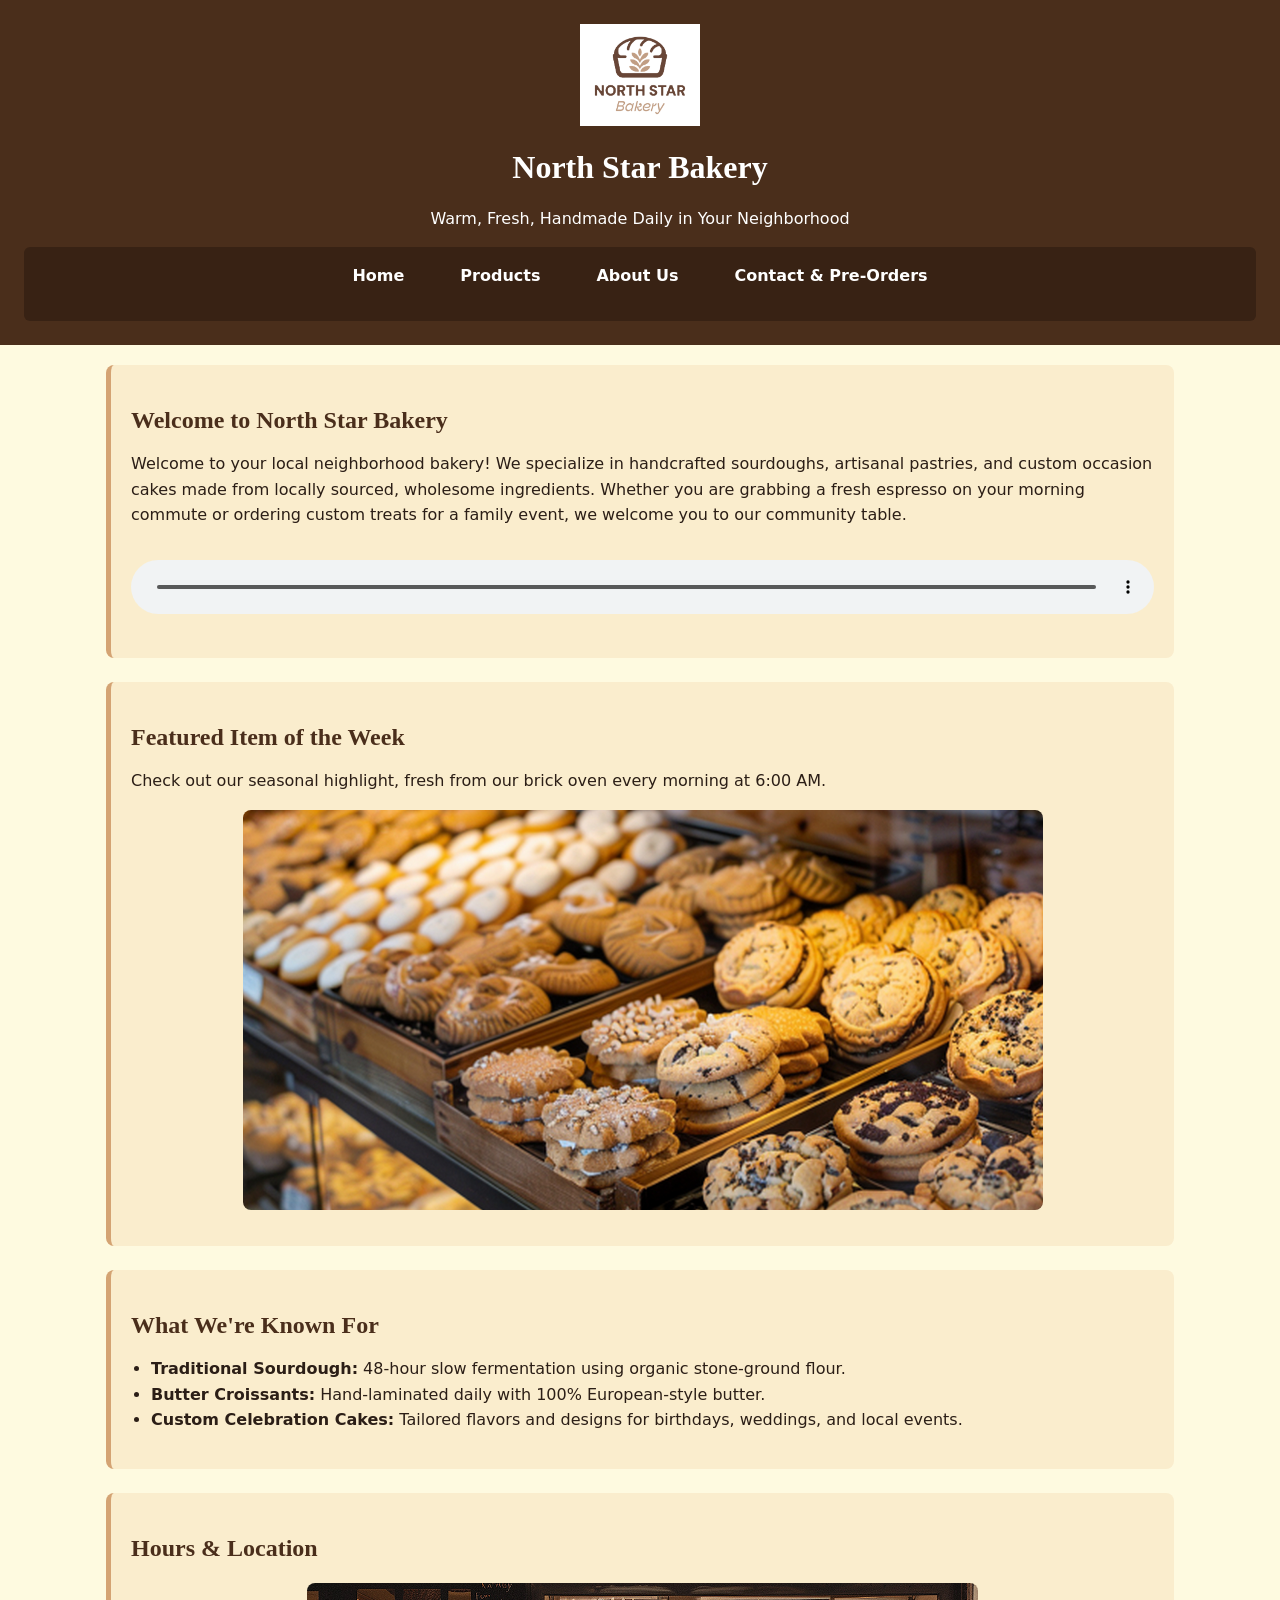
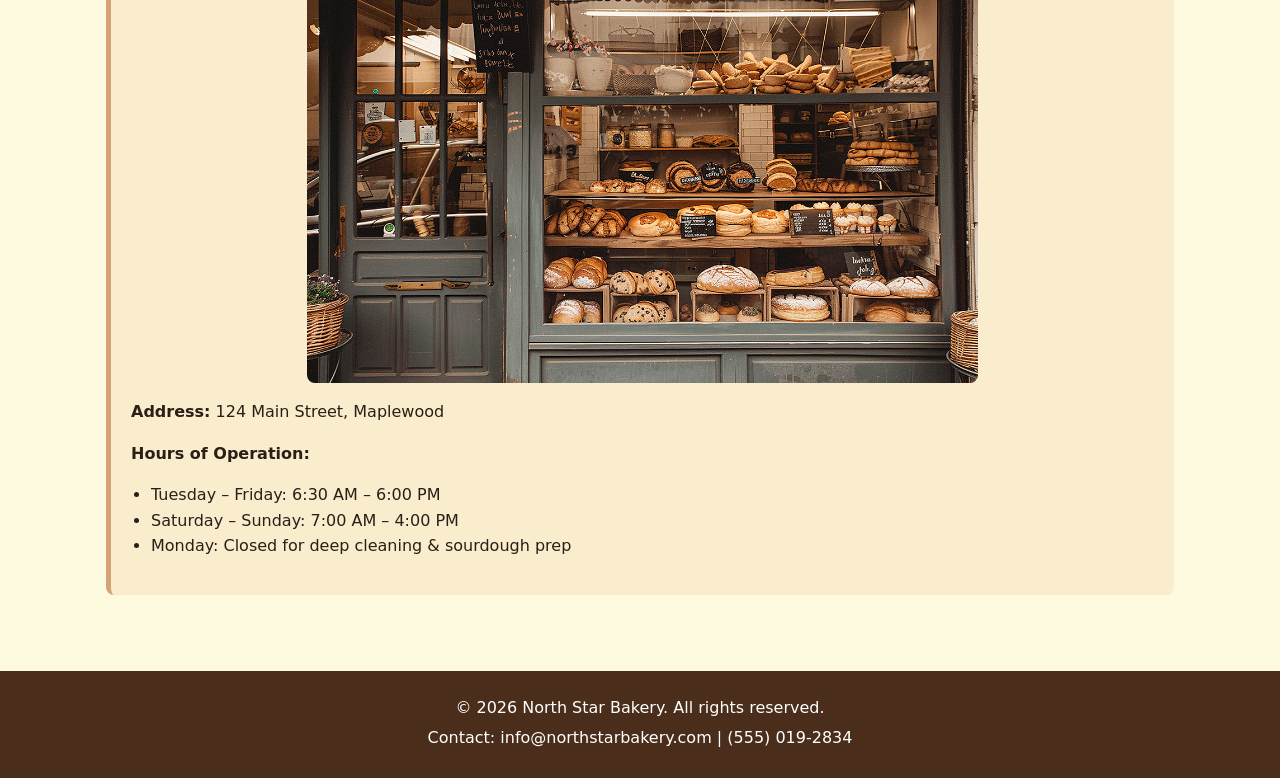
<file: index.html>
<!DOCTYPE html>
<html lang="en">
<head>
    <meta charset="UTF-8">
    <meta name="viewport" content="width=device-width, initial-scale=1.0">
    <title>North Star Bakery - Home</title>
    <link rel="stylesheet" href="styles.css">
</head>
<body>

    <header>
        <img src="bakery-logo_c.png" alt="North Star Bakery official logo depicting a star and wheat stalk">
        <h1>North Star Bakery</h1>
        <p>Warm, Fresh, Handmade Daily in Your Neighborhood</p>
        <nav>
            <ul>
                <li><a href="index.html">Home</a></li>
                <li><a href="products.html">Products</a></li>
                <li><a href="about.html">About Us</a></li>
                <li><a href="contact.html">Contact &amp; Pre-Orders</a></li>
            </ul>
        </nav>
    </header>

    <main>
        <section>
            <h2>Welcome to North Star Bakery</h2>
            <p>Welcome to your local neighborhood bakery! We specialize in handcrafted sourdoughs, artisanal pastries, and custom occasion cakes made from locally sourced, wholesome ingredients. Whether you are grabbing a fresh espresso on your morning commute or ordering custom treats for a family event, we welcome you to our community table.</p>
            
            <audio controls>
                <source src="bakery-welcome_c.mp3" type="audio/mpeg">
                <source src="bakery-welcome-mixed_c.mp3" type="audio/mpeg">
                <p>Your browser does not support the audio element. Listen to our audio welcome message to learn more about our daily baking schedule and fresh ingredients.</p>
            </audio>
        </section>

        <section>
            <h2>Featured Item of the Week</h2>
            <p>Check out our seasonal highlight, fresh from our brick oven every morning at 6:00 AM.</p>
            <picture>
                <source media="(min-width: 800px)" srcset="bakery-feature-large_c.png">
                <img src="bakery-feature-small_c.png" alt="Freshly baked seasonal artisan bread loaf sitting on a wooden flour-dusted board">
            </picture>
        </section>

        <section>
            <h2>What We're Known For</h2>
            <ul>
                <li><strong>Traditional Sourdough:</strong> 48-hour slow fermentation using organic stone-ground flour.</li>
                <li><strong>Butter Croissants:</strong> Hand-laminated daily with 100% European-style butter.</li>
                <li><strong>Custom Celebration Cakes:</strong> Tailored flavors and designs for birthdays, weddings, and local events.</li>
            </ul>
        </section>

        <section>
            <h2>Hours &amp; Location</h2>
            <img src="bakery-storefront_c.png" alt="Exterior storefront of North Star Bakery with a cozy awning and welcoming window display">
            <p><strong>Address:</strong> 124 Main Street, Maplewood</p>
            <p><strong>Hours of Operation:</strong></p>
            <ul>
                <li>Tuesday – Friday: 6:30 AM – 6:00 PM</li>
                <li>Saturday – Sunday: 7:00 AM – 4:00 PM</li>
                <li>Monday: Closed for deep cleaning &amp; sourdough prep</li>
            </ul>
        </section>
    </main>

    <footer>
        <p>&copy; 2026 North Star Bakery. All rights reserved.</p>
        <p>Contact: info@northstarbakery.com | (555) 019-2834</p>
    </footer>
<script src="script.js" defer></script>
</body>
</html>
</file>
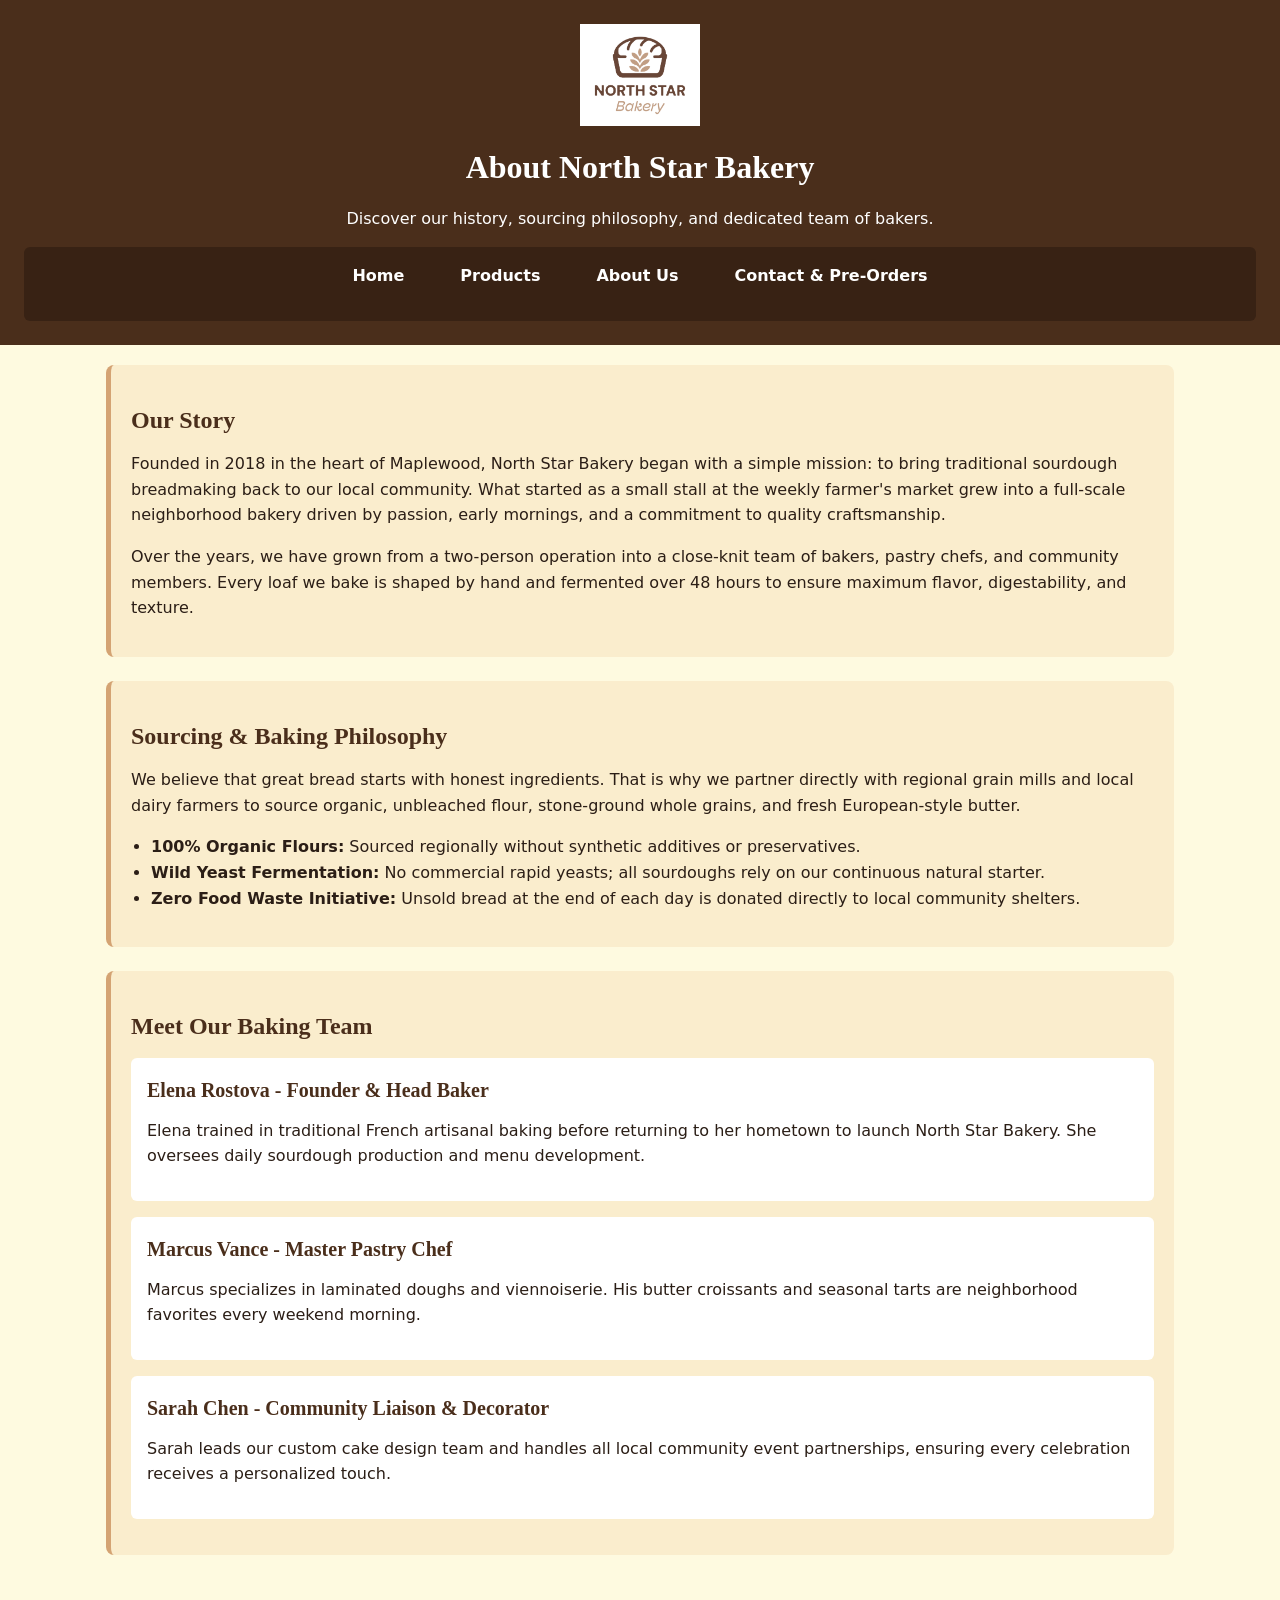
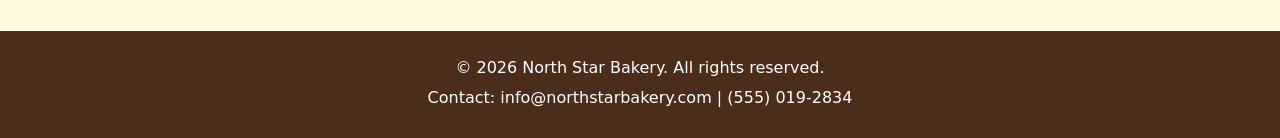
<file: about.html>
<!DOCTYPE html>
<html lang="en">
<head>
    <meta charset="UTF-8">
    <meta name="viewport" content="width=device-width, initial-scale=1.0">
    <title>North Star Bakery - About Us</title>
    <link rel="stylesheet" href="styles.css">
</head>
<body>

    <header>
        <img src="bakery-logo_c.png" alt="North Star Bakery official logo depicting a star and wheat stalk">
        <h1>About North Star Bakery</h1>
        <p>Discover our history, sourcing philosophy, and dedicated team of bakers.</p>
        <nav>
            <ul>
                <li><a href="index.html">Home</a></li>
                <li><a href="products.html">Products</a></li>
                <li><a href="about.html">About Us</a></li>
                <li><a href="contact.html">Contact &amp; Pre-Orders</a></li>
            </ul>
        </nav>
    </header>

    <main>
        <section>
            <h2>Our Story</h2>
            <p>Founded in 2018 in the heart of Maplewood, North Star Bakery began with a simple mission: to bring traditional sourdough breadmaking back to our local community. What started as a small stall at the weekly farmer's market grew into a full-scale neighborhood bakery driven by passion, early mornings, and a commitment to quality craftsmanship.</p>
            <p>Over the years, we have grown from a two-person operation into a close-knit team of bakers, pastry chefs, and community members. Every loaf we bake is shaped by hand and fermented over 48 hours to ensure maximum flavor, digestability, and texture.</p>
        </section>

        <section>
            <h2>Sourcing &amp; Baking Philosophy</h2>
            <p>We believe that great bread starts with honest ingredients. That is why we partner directly with regional grain mills and local dairy farmers to source organic, unbleached flour, stone-ground whole grains, and fresh European-style butter.</p>
            <ul>
                <li><strong>100% Organic Flours:</strong> Sourced regionally without synthetic additives or preservatives.</li>
                <li><strong>Wild Yeast Fermentation:</strong> No commercial rapid yeasts; all sourdoughs rely on our continuous natural starter.</li>
                <li><strong>Zero Food Waste Initiative:</strong> Unsold bread at the end of each day is donated directly to local community shelters.</li>
            </ul>
        </section>

        <section>
            <h2>Meet Our Baking Team</h2>
            
            <article>
                <h3>Elena Rostova - Founder &amp; Head Baker</h3>
                <p>Elena trained in traditional French artisanal baking before returning to her hometown to launch North Star Bakery. She oversees daily sourdough production and menu development.</p>
            </article>

            <article>
                <h3>Marcus Vance - Master Pastry Chef</h3>
                <p>Marcus specializes in laminated doughs and viennoiserie. His butter croissants and seasonal tarts are neighborhood favorites every weekend morning.</p>
            </article>

            <article>
                <h3>Sarah Chen - Community Liaison &amp; Decorator</h3>
                <p>Sarah leads our custom cake design team and handles all local community event partnerships, ensuring every celebration receives a personalized touch.</p>
            </article>
        </section>
    </main>

    <footer>
        <p>&copy; 2026 North Star Bakery. All rights reserved.</p>
        <p>Contact: info@northstarbakery.com | (555) 019-2834</p>
    </footer>

</body>
</html>
</file>
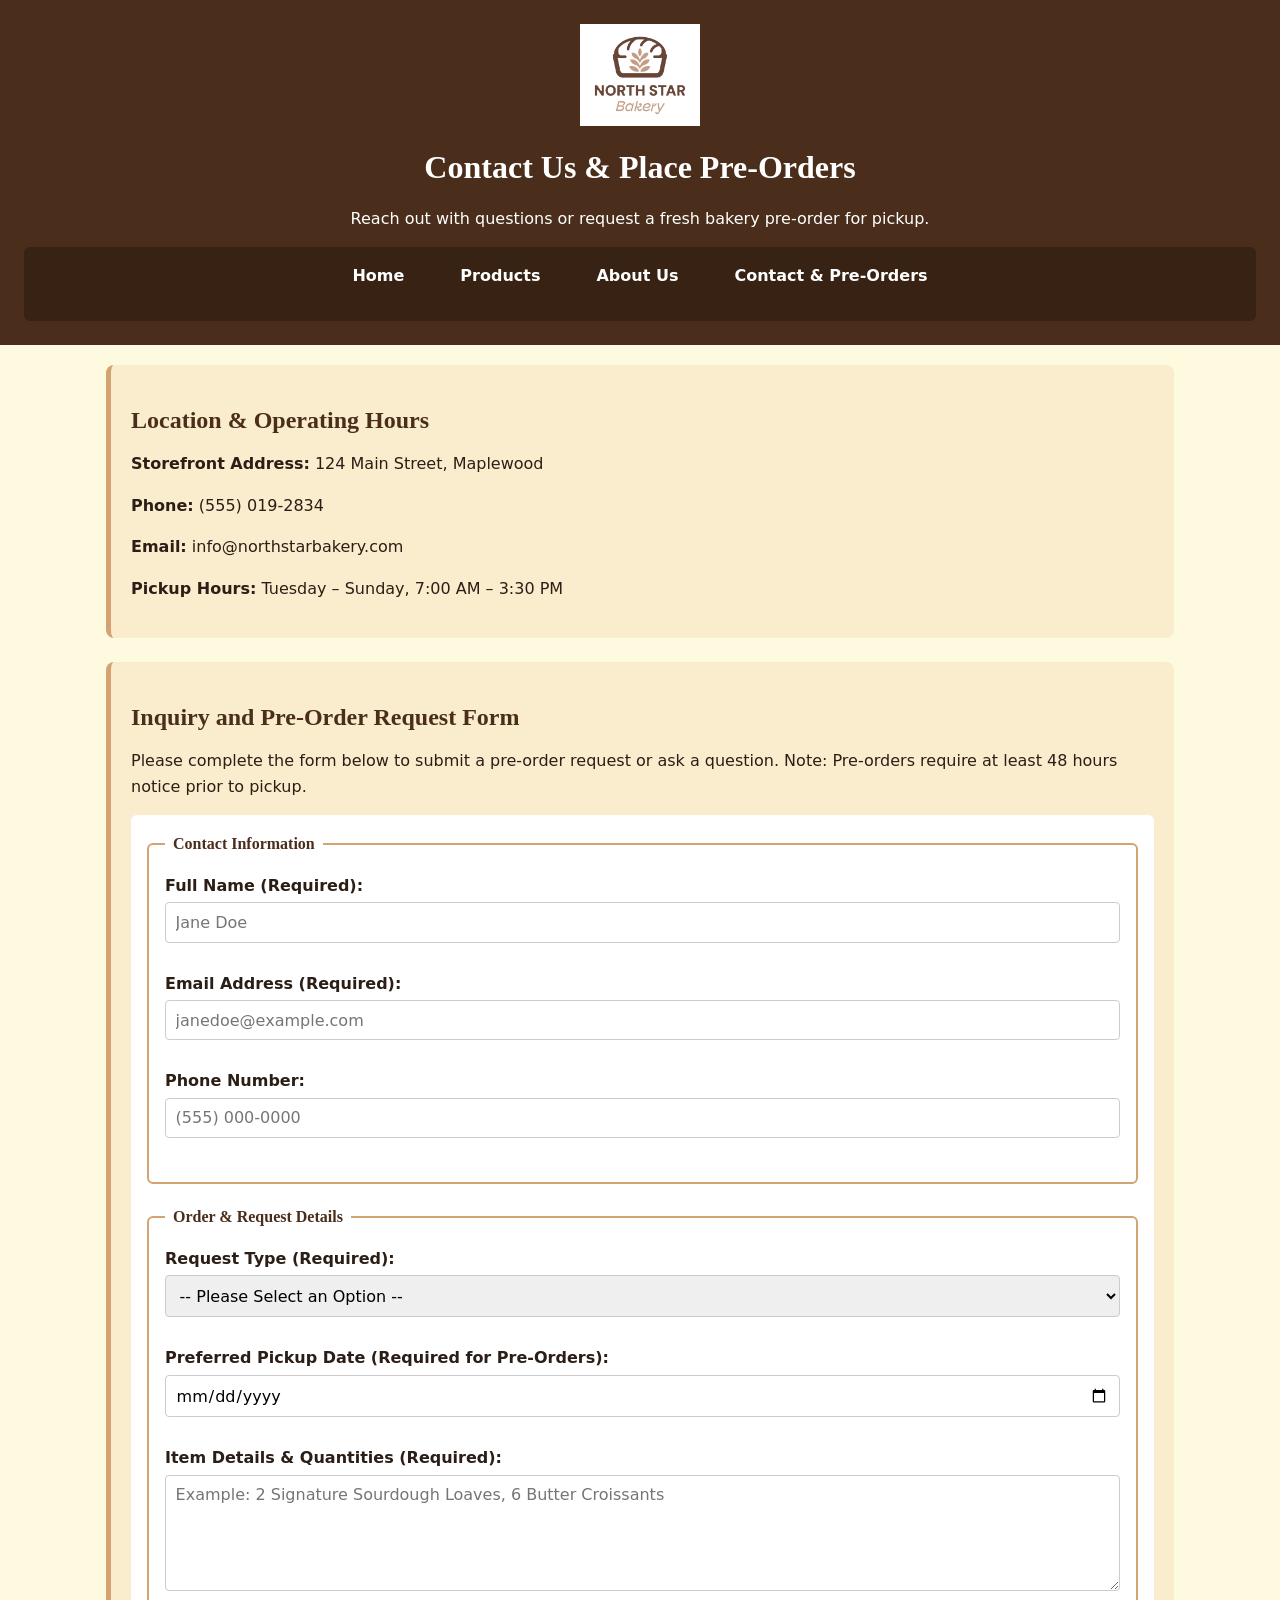
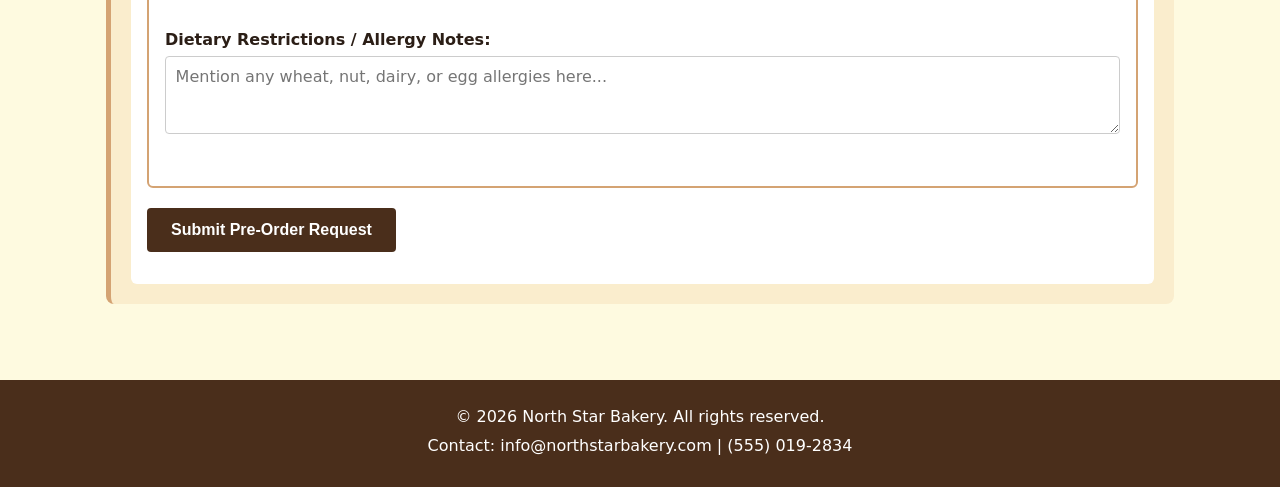
<file: contact.html>
<!DOCTYPE html>
<html lang="en">
<head>
    <meta charset="UTF-8">
    <meta name="viewport" content="width=device-width, initial-scale=1.0">
    <title>North Star Bakery - Contact &amp; Pre-Orders</title>
    <link rel="stylesheet" href="styles.css">
</head>
<body>

    <header>
        <img src="bakery-logo_c.png" alt="North Star Bakery official logo depicting a star and wheat stalk">
        <h1>Contact Us &amp; Place Pre-Orders</h1>
        <p>Reach out with questions or request a fresh bakery pre-order for pickup.</p>
        <nav>
            <ul>
                <li><a href="index.html">Home</a></li>
                <li><a href="products.html">Products <span id="tray-count-badge" class="tray-badge" style="display:none;">0</span></a></li>
                <li><a href="about.html">About Us</a></li>
                <li><a href="contact.html">Contact &amp; Pre-Orders</a></li>
            </ul>
        </nav>
    </header>

    <main>
        <section>
            <h2>Location &amp; Operating Hours</h2>
            <p><strong>Storefront Address:</strong> 124 Main Street, Maplewood</p>
            <p><strong>Phone:</strong> (555) 019-2834</p>
            <p><strong>Email:</strong> info@northstarbakery.com</p>
            <p><strong>Pickup Hours:</strong> Tuesday – Sunday, 7:00 AM – 3:30 PM</p>
        </section>

        <section>
            <h2>Inquiry and Pre-Order Request Form</h2>
            <p>Please complete the form below to submit a pre-order request or ask a question. Note: Pre-orders require at least 48 hours notice prior to pickup.</p>

            <!-- Added id="preorder-form" and novalidate attribute -->
            <form id="preorder-form" action="#" method="post" novalidate>
                <fieldset>
                    <legend>Contact Information</legend>
                    
                    <p>
                        <label for="customer-name">Full Name (Required):</label><br>
                        <input type="text" id="customer-name" name="customer_name" placeholder="Jane Doe">
                        <span id="customer-name-error" class="error-msg"></span>
                    </p>

                    <p>
                        <label for="customer-email">Email Address (Required):</label><br>
                        <input type="email" id="customer-email" name="customer_email" placeholder="janedoe@example.com">
                        <span id="customer-email-error" class="error-msg"></span>
                    </p>

                    <p>
                        <label for="phone-number">Phone Number:</label><br>
                        <input type="tel" id="phone-number" name="phone_number" placeholder="(555) 000-0000">
                    </p>
                </fieldset>

                <fieldset>
                    <legend>Order &amp; Request Details</legend>

                    <p>
                        <label for="request-type">Request Type (Required):</label><br>
                        <select id="request-type" name="request_type">
                            <option value="">-- Please Select an Option --</option>
                            <option value="pre-order">Bakery Pre-Order</option>
                            <option value="custom-cake">Custom Cake Consultation</option>
                            <option value="general-inquiry">General Question</option>
                        </select>
                    </p>

                    <p>
                        <label for="pickup-date">Preferred Pickup Date (Required for Pre-Orders):</label><br>
                        <input type="date" id="pickup-date" name="pickup_date">
                    </p>

                    <p>
                        <label for="item-details">Item Details &amp; Quantities (Required):</label><br>
                        <textarea id="item-details" name="item_details" rows="5" cols="40" placeholder="Example: 2 Signature Sourdough Loaves, 6 Butter Croissants"></textarea>
                        <span id="item-details-error" class="error-msg"></span>
                    </p>

                    <p>
                        <label for="allergy-notes">Dietary Restrictions / Allergy Notes:</label><br>
                        <textarea id="allergy-notes" name="allergy_notes" rows="3" cols="40" placeholder="Mention any wheat, nut, dairy, or egg allergies here..."></textarea>
                    </p>
                </fieldset>

                <div id="form-status-message"></div>

                <p>
                    <input type="submit" value="Submit Pre-Order Request">
                </p>
            </form>
        </section>
    </main>

    <footer>
        <p>&copy; 2026 North Star Bakery. All rights reserved.</p>
        <p>Contact: info@northstarbakery.com | (555) 019-2834</p>
    </footer>

    <script src="script.js" defer></script>
</body>
</html>
</file>
<file: styles.css>
:root {
    --color-primary: #4A2E1B;     
    --color-secondary: #D4A373;   
    --color-bg: #FEFAE0;          
    --color-card-bg: #FAEDCD;     
    --color-text: #2B1E16;        
    --color-white: #FFFFFF;
    
    --font-heading: 'Georgia', 'Times New Roman', serif;
    --font-body: system-ui, -apple-system, BlinkMacSystemFont, 'Segoe UI', Roboto, sans-serif;
}

* {
    box-sizing: border-box;
    margin: 0;
    padding: 0;
}

body {
    background-color: var(--color-bg);
    color: var(--color-text);
    font-family: var(--font-body);
    line-height: 1.6;
}

h1, h2, h3 {
    font-family: var(--font-heading);
    color: var(--color-primary);
    margin-bottom: 0.75rem;
}

h1 { font-size: 2rem; }
h2 { font-size: 1.5rem; margin-top: 1rem; }
h3 { font-size: 1.25rem; }

p { margin-bottom: 1rem; }
ul { margin-bottom: 1rem; padding-left: 1.25rem; }

a {
    color: var(--color-primary);
    text-decoration: underline;
}

a:hover, a:focus {
    color: var(--color-secondary);
}

header img {
    max-width: 120px !important;
    height: auto;
    display: block;
    margin: 0 auto 1rem auto; 
}

main img, 
main picture img {
    max-width: 100%;
    max-height: 400px; 
    object-fit: cover; 
    border-radius: 8px;
    margin: 1rem auto;
    display: block;
}

audio {
    width: 100%;
    margin: 1rem 0;
}

header {
    background-color: var(--color-primary);
    color: var(--color-white);
    text-align: center;
    padding: 1.5rem;
}

header h1, header p { color: var(--color-white); }

nav {
    margin-top: 1rem;
    background-color: #382214;
    padding: 0.5rem;
    border-radius: 6px;
}

nav ul {
    list-style: none;
    padding: 0;
    display: flex;
    flex-direction: column;
    gap: 0.5rem;
}

nav a {
    color: var(--color-white);
    text-decoration: none;
    font-weight: bold;
    padding: 0.5rem;
    display: block;
    border-radius: 4px;
    background-color: rgba(255, 255, 255, 0.1);
}

nav a:hover, nav a:focus {
    background-color: var(--color-secondary);
    color: var(--color-primary);
}

main {
    padding: 1.25rem 1rem;
    max-width: 1100px;
    margin: 0 auto;
}

section {
    background-color: var(--color-card-bg);
    padding: 1.25rem;
    margin-bottom: 1.5rem;
    border-radius: 8px;
    border-left: 5px solid var(--color-secondary);
}

figure {
    background-color: var(--color-white);
    padding: 0.75rem;
    border-radius: 6px;
    margin-bottom: 1rem;
    border: 1px solid var(--color-secondary);
}

figcaption {
    font-style: italic;
    font-size: 0.9rem;
    margin-top: 0.5rem;
    color: var(--color-primary);
}

article {
    background-color: var(--color-white);
    padding: 1rem;
    margin-bottom: 1rem;
    border-radius: 6px;
}

form {
    background-color: var(--color-white);
    padding: 1rem;
    border-radius: 6px;
}

fieldset {
    border: 2px solid var(--color-secondary);
    padding: 1rem;
    margin-bottom: 1.25rem;
    border-radius: 6px;
}

legend {
    font-weight: bold;
    color: var(--color-primary);
    padding: 0 0.5rem;
    font-family: var(--font-heading);
}

label {
    font-weight: bold;
    display: inline-block;
    margin-bottom: 0.25rem;
}

input[type="text"],
input[type="email"],
input[type="tel"],
input[type="date"],
select,
textarea {
    width: 100%;
    padding: 0.6rem;
    border: 1px solid #ccc;
    border-radius: 4px;
    font-family: var(--font-body);
    font-size: 1rem;
    margin-bottom: 0.75rem;
}

input[type="submit"] {
    background-color: var(--color-primary);
    color: var(--color-white);
    border: none;
    padding: 0.8rem 1.5rem;
    font-size: 1rem;
    font-weight: bold;
    border-radius: 4px;
    cursor: pointer;
    width: 100%;
}

input[type="submit"]:hover,
input[type="submit"]:focus {
    background-color: var(--color-secondary);
    color: var(--color-primary);
}

footer {
    background-color: var(--color-primary);
    color: var(--color-white);
    text-align: center;
    padding: 1.5rem 1rem;
    margin-top: 2rem;
}

footer p { color: var(--color-white); margin-bottom: 0.25rem; }

@media (min-width: 800px) {
    nav ul {
        flex-direction: row;
        justify-content: center;
        gap: 1.5rem;
    }

    nav a {
        background-color: transparent;
        padding: 0.5rem 1rem;
    }

    input[type="submit"] {
        width: auto;
    }
}

#quick-tray-section {
    background-color: #FAEDCD;
    border: 2px dashed #D4A373;
    padding: 1.25rem;
    border-radius: 8px;
    margin-bottom: 2rem;
}

.tray-item-list {
    list-style: none;
    padding: 0;
    margin-bottom: 1rem;
}

.tray-item {
    display: flex;
    justify-content: space-between;
    align-items: center;
    padding: 0.5rem 0;
    border-bottom: 1px solid #D4A373;
}

.btn-add-tray, .btn-remove-item, .btn-clear-tray, .btn-proceed-preorder {
    background-color: #4A2E1B;
    color: #FFFFFF;
    border: none;
    padding: 0.4rem 0.8rem;
    border-radius: 4px;
    cursor: pointer;
    font-weight: bold;
    text-decoration: none;
    display: inline-block;
}

.btn-add-tray:hover, .btn-proceed-preorder:hover {
    background-color: #D4A373;
    color: #2B1E16;
}

.btn-remove-item, .btn-clear-tray {
    background-color: #A44A4A;
}

.tray-badge {
    background-color: #D4A373;
    color: #2B1E16;
    border-radius: 50%;
    padding: 0.2rem 0.6rem;
    font-size: 0.85rem;
    margin-left: 0.4rem;
    font-weight: bold;
}

.input-invalid {
    border: 2px solid #D9534F !important;
    background-color: #FFF0F0 !important;
}

.input-valid {
    border: 2px solid #5CB85C !important;
    background-color: #F0FFF0 !important;
}

.error-msg {
    color: #D9534F;
    font-size: 0.85rem;
    font-weight: bold;
    margin-top: -0.5rem;
    margin-bottom: 0.75rem;
    display: none;
}

.status-error {
    color: #D9534F;
    font-weight: bold;
    margin-top: 1rem;
}
</file>
